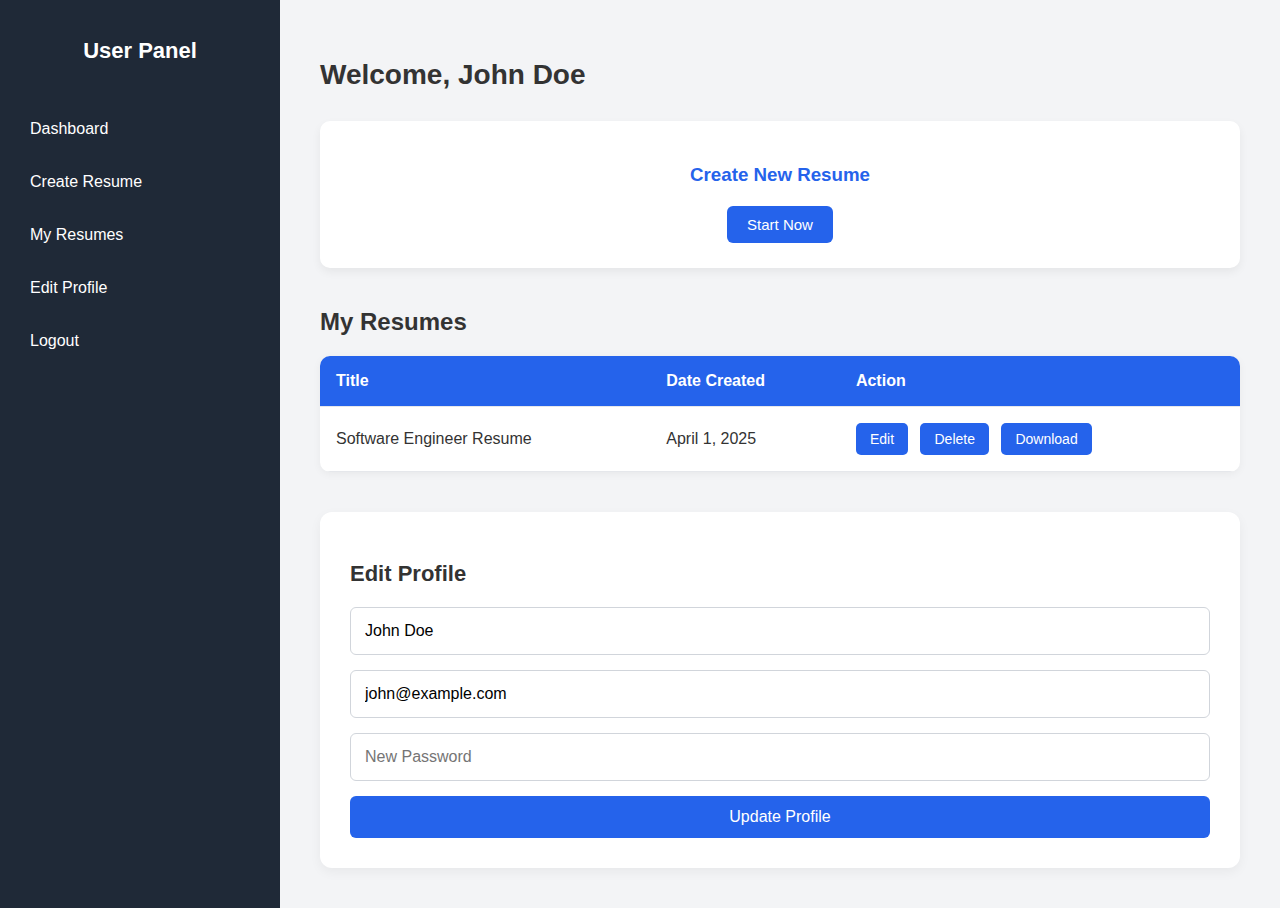
<file: admin.html>
<!DOCTYPE html>
<html lang="en">
<head>
  <meta charset="UTF-8" />
  <meta name="viewport" content="width=device-width, initial-scale=1.0" />
  <title>User Dashboard - Resume Builder</title>
  <link rel="stylesheet" href="admin.css" />
</head>
<body>
  <div class="user-container">
    <aside class="sidebar">
      <h2>User Panel</h2>
      <ul>
        <li><a href="#dashboard">Dashboard</a></li>
        <li><a href="#create">Create Resume</a></li>
        <li><a href="#myresumes">My Resumes</a></li>
        <li><a href="#profile">Edit Profile</a></li>
        <li><a href="#logout">Logout</a></li>
      </ul>
    </aside>
    <main class="main-content">
      <header>
        <h1>Welcome, John Doe</h1>
      </header>

      <section id="create" class="actions">
        <div class="card">
          <h3>Create New Resume</h3>
         <a href="index.html"> <button >Start Now</button></a>
        </div>
      </section>

      <section id="myresumes" class="resume-list">
        <h2>My Resumes</h2>
        <table>
          <thead>
            <tr>
              <th>Title</th>
              <th>Date Created</th>
              <th>Action</th>
            </tr>
          </thead>
          <tbody>
            <tr>
              <td>Software Engineer Resume</td>
              <td>April 1, 2025</td>
              <td>
                <button>Edit</button>
                <button>Delete</button>
                <button>Download</button>
              </td>
            </tr>
            <!-- Add more rows as needed -->
          </tbody>
        </table>
      </section>

      <section id="profile" class="profile-edit">
        <h2>Edit Profile</h2>
        <form action="#" method="POST">
          <input type="text" name="name" placeholder="Full Name" value="John Doe" required>
          <input type="email" name="email" placeholder="Email" value="john@example.com" required>
          <input type="password" name="password" placeholder="New Password">
          <button type="submit">Update Profile</button>
        </form>
      </section>
    </main>
  </div>
</body>
</html>
</file>
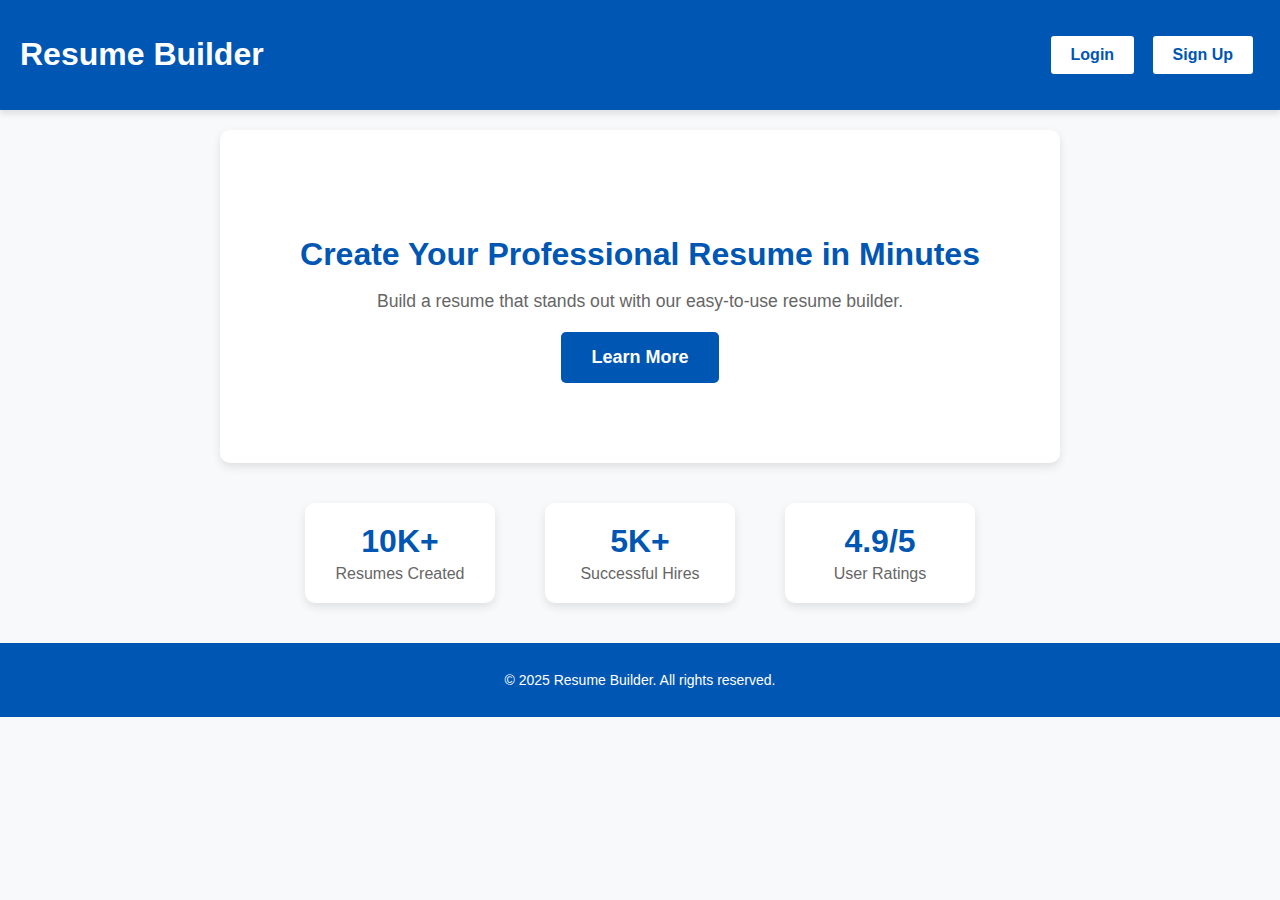
<file: index 2.html>
<!DOCTYPE html>
<html lang="en">
<head>
    <meta charset="UTF-8">
    <meta name="viewport" content="width=device-width, initial-scale=1.0">
    <title>Resume Builder</title>
    <link rel="stylesheet" href="index2.css">
</head>
<body>
    <header>
        <h1>Resume Builder</h1>
        <nav>
            <button onclick="location.href='login.html'">Login</button>
            <button onclick="location.href='sign.html'">Sign Up</button>
        </nav>
    </header>
    <main>
        <section class="hero">
            <h2>Create Your Professional Resume in Minutes</h2>
            <p>Build a resume that stands out with our easy-to-use resume builder.</p>
            <div class="cta-buttons">
                <button onclick="location.href='features.html'">Learn More</button>
            </div>
        </section>
        <section class="stats">
            <div class="stat-box">
                <h3>10K+</h3>
                <p>Resumes Created</p>
            </div>
            <div class="stat-box">
                <h3>5K+</h3>
                <p>Successful Hires</p>
            </div>
            <div class="stat-box">
                <h3>4.9/5</h3>
                <p>User Ratings</p>
            </div>
        </section>
    </main>
    <footer>
        <p>&copy; 2025 Resume Builder. All rights reserved.</p>
    </footer>
</body>
</html>
</file>
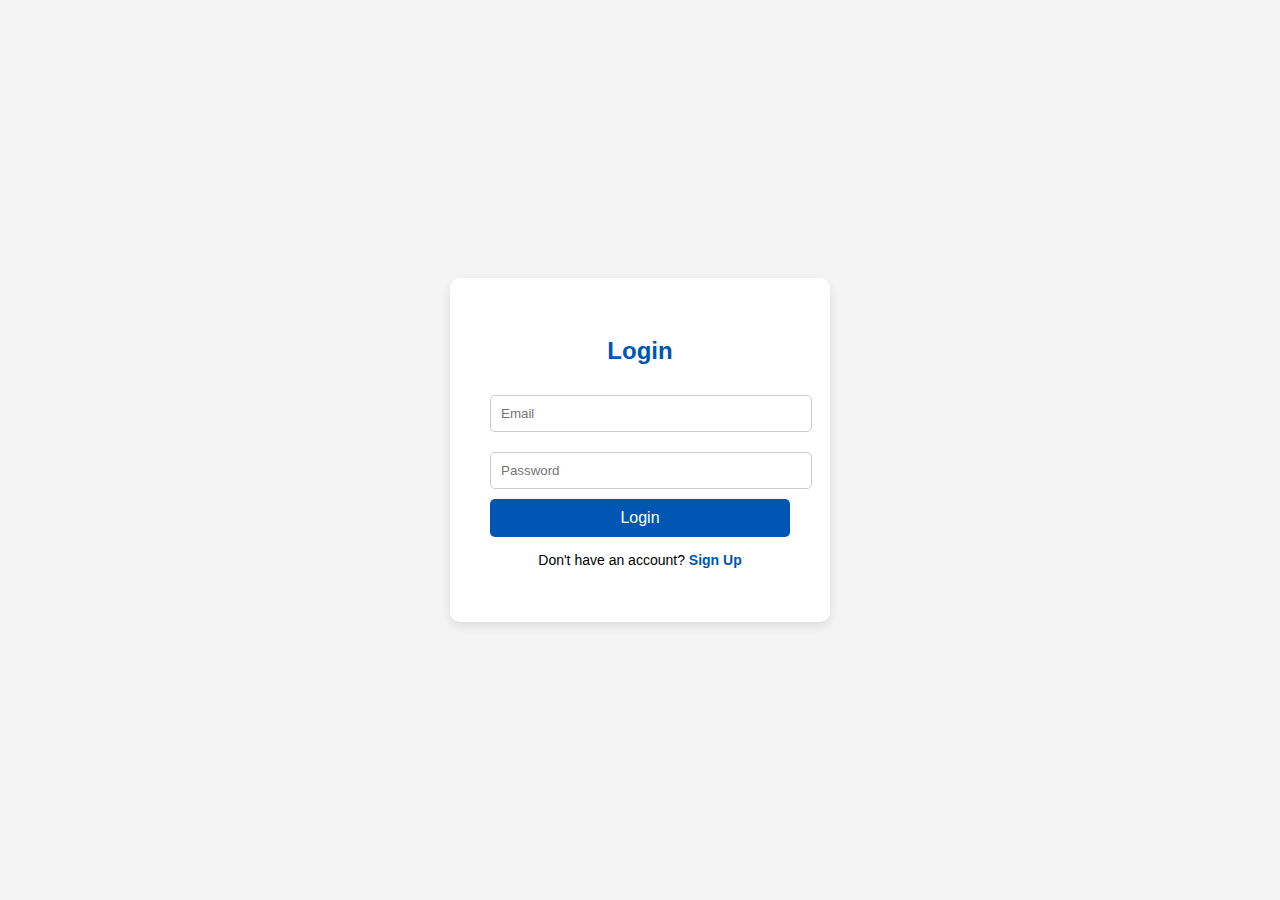
<file: LOGIN.HTML>
<!DOCTYPE html>
<html lang="en">
<head>
    <meta charset="UTF-8">
    <meta name="viewport" content="width=device-width, initial-scale=1.0">
    <title>Login - Resume Builder</title>
    <link rel="stylesheet" href="LOGIN.CSS">
</head>
<body>
    <div class="auth-container">
        <h2>Login</h2>
        <form action="login_process.php" method="POST">
            <input type="email" name="email" placeholder="Email" required>
            <input type="password" name="password" placeholder="Password" required>
            <button type="submit">Login</button>
        </form>
        <p>Don't have an account? <a href="signup.html">Sign Up</a></p>
    </div>
</body>
</html>
</file>
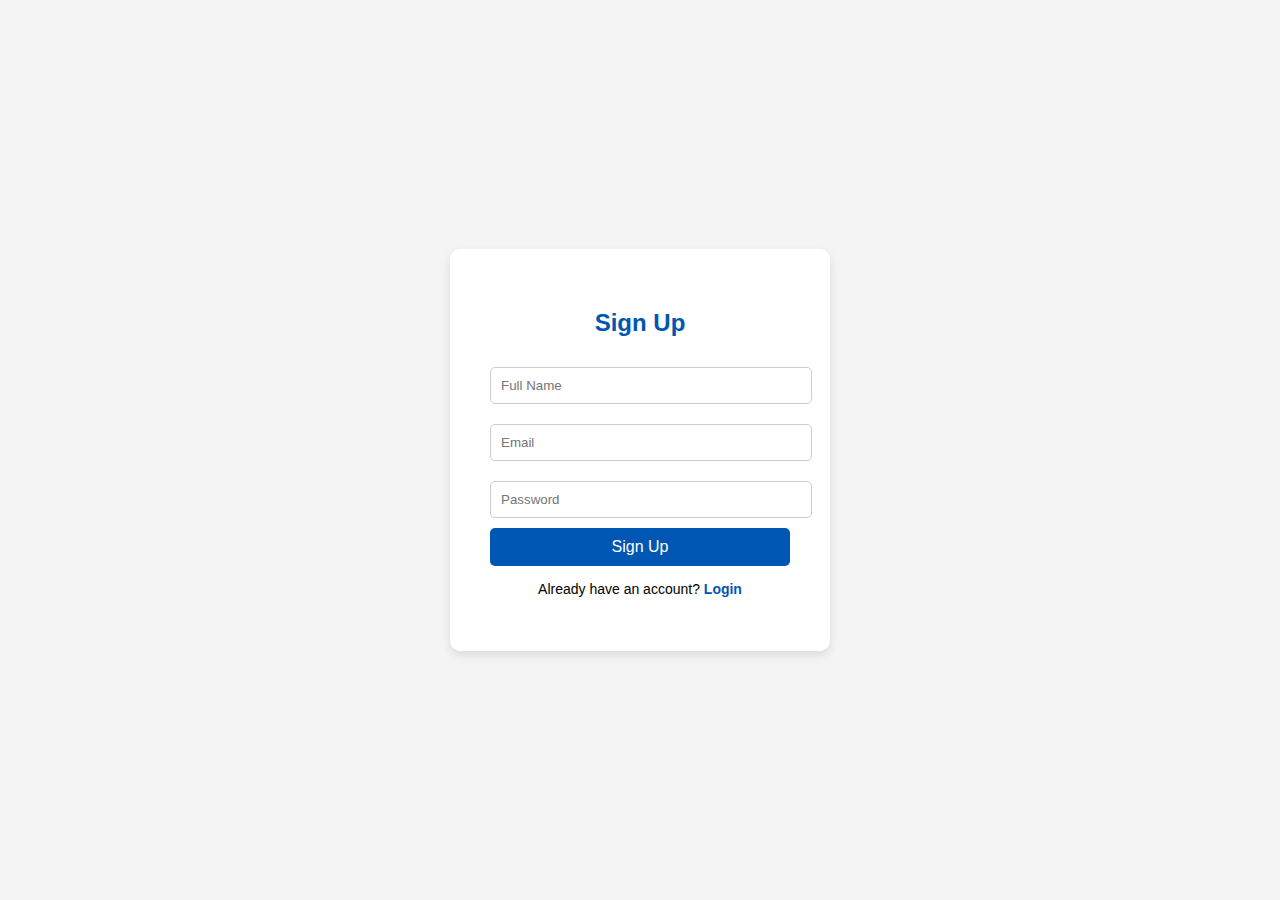
<file: SIGN.HTML>
<!DOCTYPE html>
<html lang="en">
<head>
    <meta charset="UTF-8">
    <meta name="viewport" content="width=device-width, initial-scale=1.0">
    <title>Sign Up - Resume Builder</title>
    <link rel="stylesheet" href="SIGN.CSS">
</head>
<body>
    <div class="auth-container">
        <h2>Sign Up</h2>
        <form action="signup_process.php" method="POST">
            <input type="text" name="fullname" placeholder="Full Name" required>
            <input type="email" name="email" placeholder="Email" required>
            <input type="password" name="password" placeholder="Password" required>
            <button type="submit">Sign Up</button>
        </form>
        <p>Already have an account? <a href="login.html">Login</a></p>
    </div>
</body>
</html>
</file>
<file: admin.css>
/* Base styling */
body {
    font-family: 'Segoe UI', Tahoma, Geneva, Verdana, sans-serif;
    margin: 0;
    background-color: #f9fafb;
    color: #333;
  }
  
  .user-container {
    display: flex;
    min-height: 100vh;
  }
  
  /* Sidebar */
  .sidebar {
    width: 240px;
    background-color: #1f2937;
    color: #fff;
    padding: 20px;
    display: flex;
    flex-direction: column;
  }
  
  .sidebar h2 {
    font-size: 22px;
    text-align: center;
    margin-bottom: 30px;
  }
  
  .sidebar ul {
    list-style: none;
    padding: 0;
  }
  
  .sidebar ul li {
    margin-bottom: 15px;
  }
  
  .sidebar ul li a {
    color: #fff;
    text-decoration: none;
    display: block;
    padding: 10px;
    border-radius: 6px;
    transition: background-color 0.3s;
  }
  
  .sidebar ul li a:hover {
    background-color: #374151;
  }
  
  /* Main content */
  .main-content {
    flex: 1;
    padding: 40px;
    background-color: #f3f4f6;
  }
  
  header h1 {
    font-size: 28px;
    margin-bottom: 30px;
  }
  
  /* Card Section */
  .actions {
    display: flex;
    flex-wrap: wrap;
    gap: 20px;
    margin-bottom: 40px;
  }
  
  .card {
    background-color: #ffffff;
    padding: 25px;
    border-radius: 10px;
    box-shadow: 0 4px 10px rgba(0, 0, 0, 0.06);
    flex: 1;
    min-width: 250px;
    text-align: center;
  }
  
  .card h3 {
    margin-bottom: 20px;
    color: #2563eb;
  }
  
  .card button {
    padding: 10px 20px;
    background-color: #2563eb;
    color: white;
    border: none;
    border-radius: 6px;
    font-size: 15px;
    cursor: pointer;
    transition: background-color 0.3s;
  }
  
  .card button:hover {
    background-color: #1e40af;
  }
  
  /* Resume Table */
  .resume-list {
    margin-bottom: 40px;
  }
  
  .resume-list table {
    width: 100%;
    border-collapse: collapse;
    background-color: white;
    border-radius: 10px;
    overflow: hidden;
    box-shadow: 0 2px 8px rgba(0,0,0,0.05);
  }
  
  .resume-list th, .resume-list td {
    padding: 16px;
    text-align: left;
    border-bottom: 1px solid #e5e7eb;
  }
  
  .resume-list th {
    background-color: #2563eb;
    color: white;
    font-weight: 600;
  }
  
  .resume-list td button {
    margin-right: 8px;
    background-color: #2563eb;
    color: white;
    border: none;
    padding: 8px 14px;
    border-radius: 5px;
    cursor: pointer;
    font-size: 14px;
    transition: background-color 0.2s ease;
  }
  
  .resume-list td button:hover {
    background-color: #1e40af;
  }
  
  /* Profile Edit */
  .profile-edit {
    max-width: 1000px;
    background-color: white;
    padding: 30px;
    border-radius: 12px;
    box-shadow: 0 4px 12px rgba(0,0,0,0.05);
  }
  
  .profile-edit h2 {
    margin-bottom: 20px;
    font-size: 22px;
  }
  
  .profile-edit form {
    display: flex;
    flex-direction: column;
  }
  
  .profile-edit form input {
    padding: 14px;
    margin-bottom: 15px;
    border: 1px solid #d1d5db;
    border-radius: 6px;
    font-size: 16px;
  }
  
  .profile-edit form button {
    padding: 12px;
    background-color: #2563eb;
    color: white;
    border: none;
    border-radius: 6px;
    font-size: 16px;
    cursor: pointer;
    transition: background-color 0.3s;
  }
  
  .profile-edit form button:hover {
    background-color: #1e40af;
  }
  
  /* Responsive */
  @media (max-width: 768px) {
    .user-container {
      flex-direction: column;
    }
    .sidebar {
      width: 100%;
      flex-direction: row;
      overflow-x: auto;
    }
    .sidebar ul {
      display: flex;
      flex-direction: row;
      gap: 10px;
    }
    .main-content {
      padding: 20px;
    }
    .card {
      min-width: 100%;
    }
    .resume-list table, .resume-list th, .resume-list td {
      font-size: 14px;
    }
  }
</file>
<file: index2.css>
body {
    font-family: 'Poppins', sans-serif;
    margin: 0;
    padding: 0;
    text-align: center;
    background-color: #f8f9fa;
    color: #333;
}

header {
    background: #0056b3;
    color: white;
    padding: 15px 20px;
    display: flex;
    justify-content: space-between;
    align-items: center;
    box-shadow: 0 4px 6px rgba(0, 0, 0, 0.1);
}

nav button {
    background: white;
    color: #0056b3;
    border: 2px solid #0056b3;
    padding: 10px 20px;
    margin: 5px;
    cursor: pointer;
    border-radius: 5px;
    font-size: 16px;
    font-weight: bold;
    transition: 0.3s ease;
}

nav button:hover {
    background: #003f80;
    color: white;
    border-color: #003f80;
}

.hero {
    padding: 80px 20px;
    background: white;
    margin: 20px;
    border-radius: 10px;
    box-shadow: 0 4px 10px rgba(0, 0, 0, 0.1);
    max-width: 800px;
    margin-left: auto;
    margin-right: auto;
}

.hero h2 {
    color: #0056b3;
    font-size: 2rem;
    margin-bottom: 10px;
}

.hero p {
    font-size: 1.1rem;
    color: #666;
    margin-bottom: 20px;
}

.hero .cta-buttons {
    display: flex;
    justify-content: center;
    gap: 15px;
}

.hero .cta-buttons button {
    background: #0056b3;
    color: white;
    border: none;
    padding: 15px 30px;
    font-size: 18px;
    font-weight: bold;
    border-radius: 5px;
    cursor: pointer;
    transition: 0.3s ease;
}

.hero .cta-buttons button:hover {
    background: #003f80;
}

.stats {
    display: flex;
    justify-content: center;
    gap: 50px;
    margin: 40px 0;
}

.stats .stat-box {
    background: white;
    padding: 20px;
    border-radius: 10px;
    box-shadow: 0 4px 10px rgba(0, 0, 0, 0.1);
    text-align: center;
    width: 150px;
}

.stats .stat-box h3 {
    font-size: 2rem;
    color: #0056b3;
    margin: 0;
}

.stats .stat-box p {
    margin: 5px 0 0;
    color: #666;
}

footer {
    margin-top: 20px;
    padding: 15px;
    background: #0056b3;
    color: white;
    font-size: 14px;
}

/* Responsive Design */
@media (max-width: 768px) {
    header {
        flex-direction: column;
        text-align: center;
    }
    nav {
        margin-top: 10px;
    }
    .hero {
        padding: 50px 15px;
    }
    .hero h2 {
        font-size: 1.8rem;
    }
    .hero p {
        font-size: 1rem;
    }
    .hero .cta-buttons {
        flex-direction: column;
    }
    .stats {
        flex-direction: column;
        align-items: center;
    }
}
</file>
<file: LOGIN.CSS>
body {
    font-family: 'Poppins', sans-serif;
    margin: 0;
    padding: 0;
    display: flex;
    justify-content: center;
    align-items: center;
    height: 100vh;
    background-color: #f4f4f4;
}

.auth-container {
    background: white;
    padding: 40px;
    border-radius: 10px;
    box-shadow: 0 4px 10px rgba(0, 0, 0, 0.1);
    text-align: center;
    width: 300px;
}

.auth-container h2 {
    margin-bottom: 20px;
    color: #0056b3;
}

.auth-container input {
    width: 100%;
    padding: 10px;
    margin: 10px 0;
    border: 1px solid #ccc;
    border-radius: 5px;
}

.auth-container button {
    width: 100%;
    padding: 10px;
    background: #0056b3;
    color: white;
    border: none;
    border-radius: 5px;
    cursor: pointer;
    font-size: 16px;
    transition: 0.3s ease;
}

.auth-container button:hover {
    background: #003f80;
}

.auth-container p {
    margin-top: 15px;
    font-size: 14px;
}

.auth-container a {
    color: #0056b3;
    text-decoration: none;
    font-weight: bold;
}

.auth-container a:hover {
    text-decoration: underline;
}
</file>
<file: SIGN.CSS>
body {
    font-family: 'Poppins', sans-serif;
    margin: 0;
    padding: 0;
    display: flex;
    justify-content: center;
    align-items: center;
    height: 100vh;
    background-color: #f4f4f4;
}

.auth-container {
    background: white;
    padding: 40px;
    border-radius: 10px;
    box-shadow: 0 4px 10px rgba(0, 0, 0, 0.1);
    text-align: center;
    width: 300px;
}

.auth-container h2 {
    margin-bottom: 20px;
    color: #0056b3;
}

.auth-container input {
    width: 100%;
    padding: 10px;
    margin: 10px 0;
    border: 1px solid #ccc;
    border-radius: 5px;
}

.auth-container button {
    width: 100%;
    padding: 10px;
    background: #0056b3;
    color: white;
    border: none;
    border-radius: 5px;
    cursor: pointer;
    font-size: 16px;
    transition: 0.3s ease;
}

.auth-container button:hover {
    background: #003f80;
}

.auth-container p {
    margin-top: 15px;
    font-size: 14px;
}

.auth-container a {
    color: #0056b3;
    text-decoration: none;
    font-weight: bold;
}

.auth-container a:hover {
    text-decoration: underline;
}
</file>
